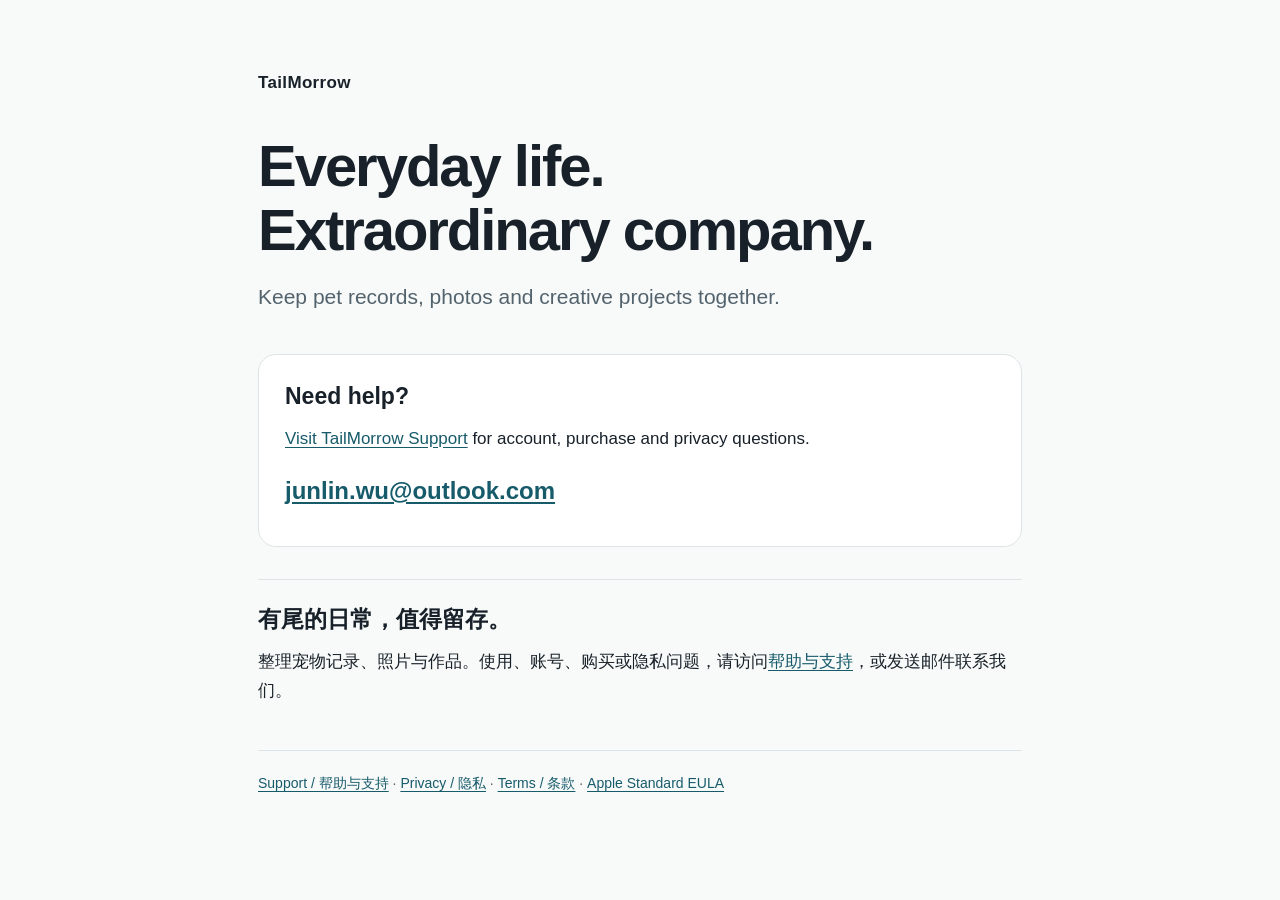
<file: index.html>
<!doctype html>
<html lang="en">
<head>
<meta charset="utf-8">
<meta name="viewport" content="width=device-width, initial-scale=1">
<title>TailMorrow · Everyday life with your pet</title>
<meta name="description" content="TailMorrow brings pet records, photos and creative projects together. Contact support for app, account and privacy questions.">
<link rel="stylesheet" href="site.css">
</head>
<body>
<main>
<p class="brand">TailMorrow</p>
<h1>Everyday life.<br>Extraordinary company.</h1>
<p class="lead">Keep pet records, photos and creative projects together.</p>
<section class="contact">
<h2>Need help?</h2>
<p><a href="support/">Visit TailMorrow Support</a> for account, purchase and privacy questions.</p>
<a class="email" href="mailto:junlin.wu@outlook.com">junlin.wu@outlook.com</a>
</section>
<section lang="zh-Hans">
<h2>有尾的日常，值得留存。</h2>
<p>整理宠物记录、照片与作品。使用、账号、购买或隐私问题，请访问<a href="support/">帮助与支持</a>，或发送邮件联系我们。</p>
</section>
<footer><a href="support/">Support / 帮助与支持</a><span> · </span><a href="privacy/">Privacy / 隐私</a><span> · </span><a href="terms/">Terms / 条款</a><span> · </span><a href="https://www.apple.com/legal/internet-services/itunes/dev/stdeula/">Apple Standard EULA</a></footer>
</main>
</body>
</html>
</file>
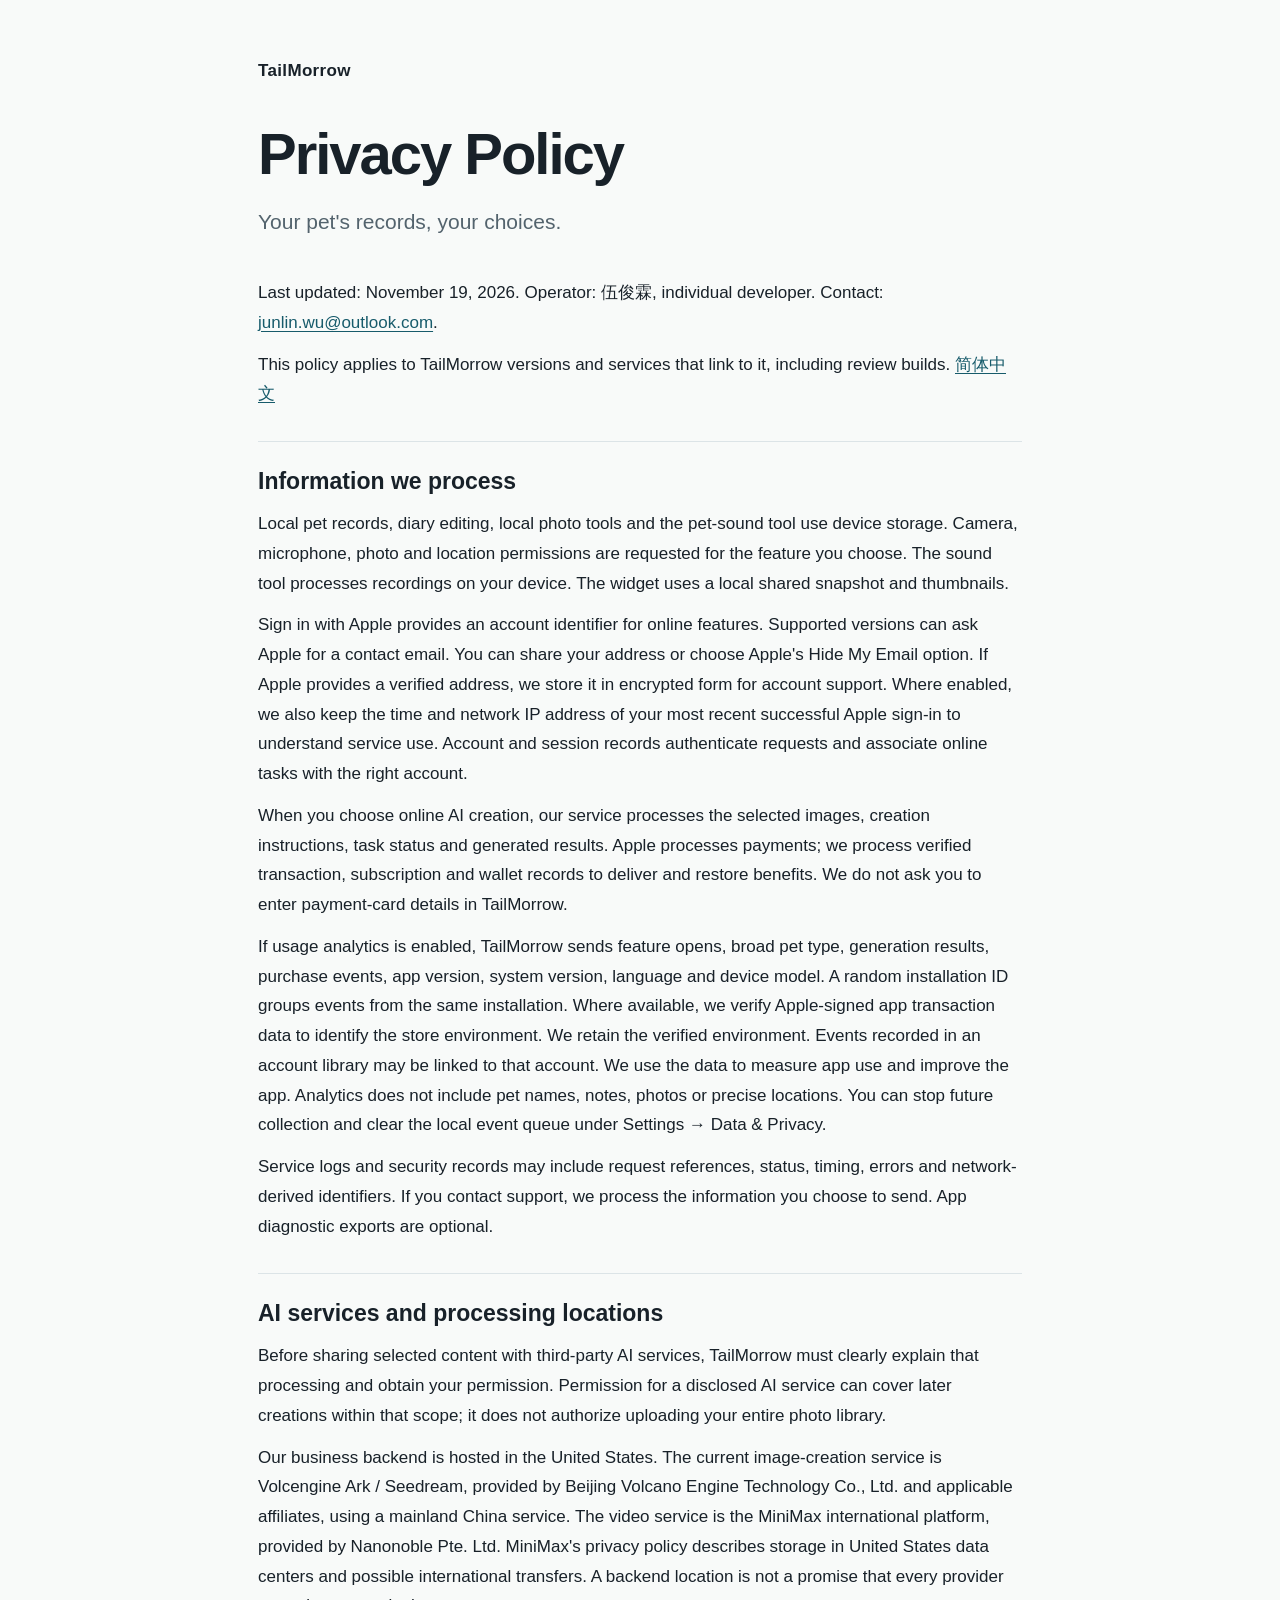
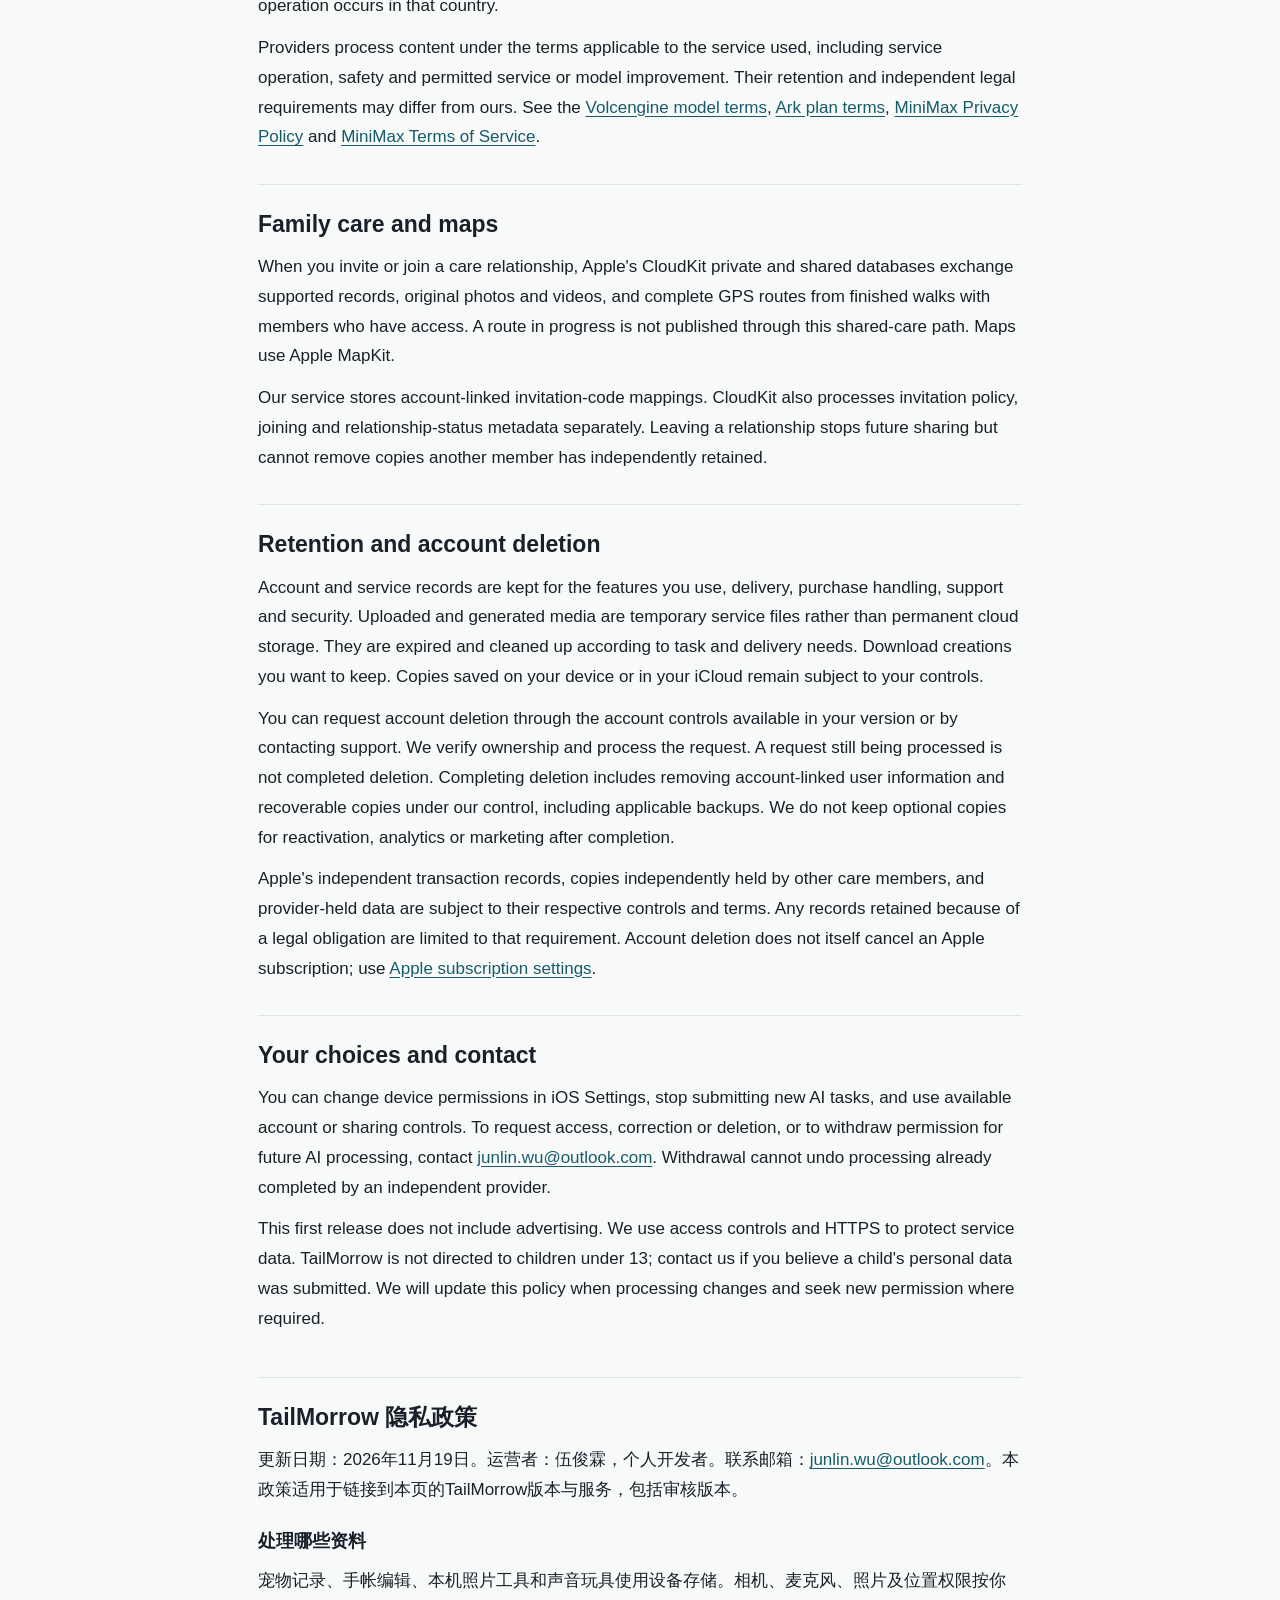
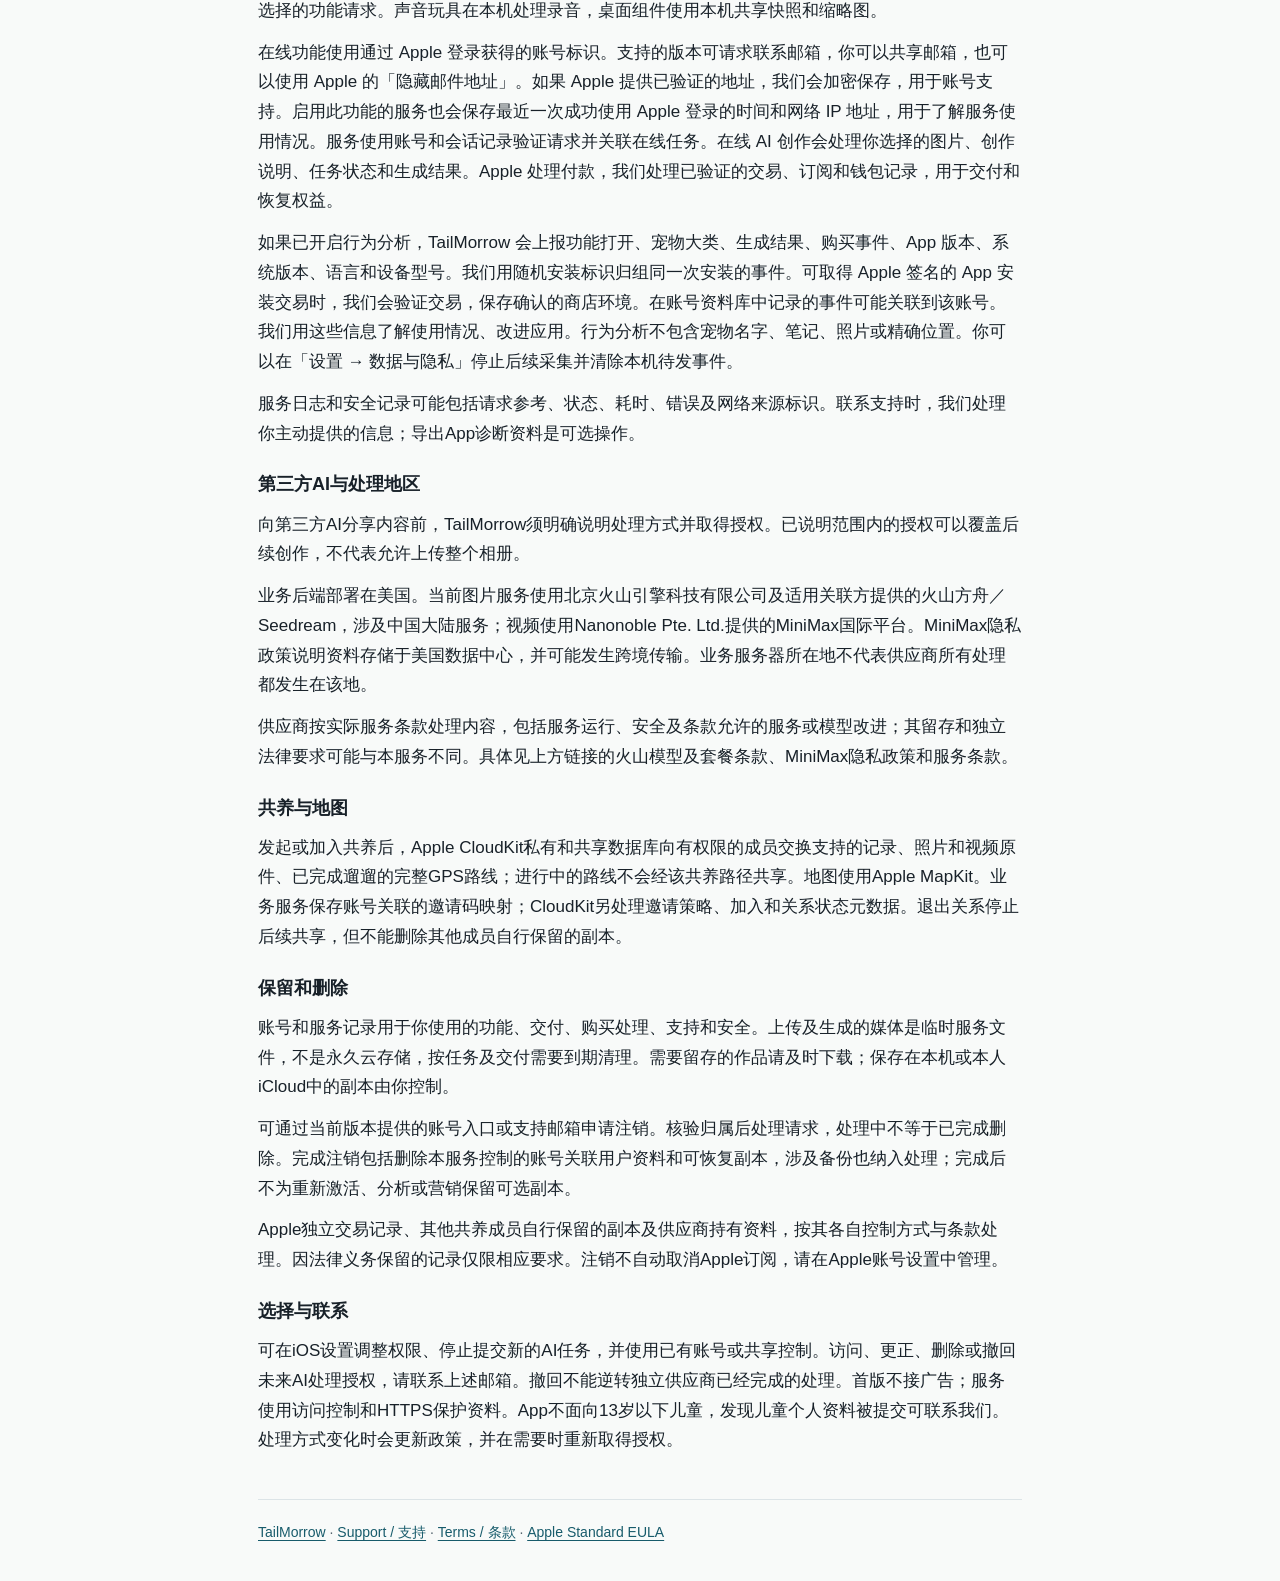
<file: privacy/index.html>
<!doctype html>
<html lang="en">
<head>
<meta charset="utf-8">
<meta name="viewport" content="width=device-width, initial-scale=1">
<meta name="description" content="How TailMorrow handles account information, AI creations, purchases, shared care and privacy requests.">
<title>TailMorrow Privacy Policy · 隐私政策</title>
<link rel="stylesheet" href="../site.css">
</head>
<body>
<main>
<a class="brand" href="../">TailMorrow</a>
<h1>Privacy Policy</h1>
<p class="lead">Your pet's records, your choices.</p>
<p>Last updated: November 19, 2026. Operator: 伍俊霖, individual developer. Contact: <a href="mailto:junlin.wu@outlook.com">junlin.wu@outlook.com</a>.</p>
<p>This policy applies to TailMorrow versions and services that link to it, including review builds. <a href="#zh">简体中文</a></p>
<section>
<h2>Information we process</h2>
<p>Local pet records, diary editing, local photo tools and the pet-sound tool use device storage. Camera, microphone, photo and location permissions are requested for the feature you choose. The sound tool processes recordings on your device. The widget uses a local shared snapshot and thumbnails.</p>
<p>Sign in with Apple provides an account identifier for online features. Supported versions can ask Apple for a contact email. You can share your address or choose Apple's Hide My Email option. If Apple provides a verified address, we store it in encrypted form for account support. Where enabled, we also keep the time and network IP address of your most recent successful Apple sign-in to understand service use. Account and session records authenticate requests and associate online tasks with the right account.</p>
<p>When you choose online AI creation, our service processes the selected images, creation instructions, task status and generated results. Apple processes payments; we process verified transaction, subscription and wallet records to deliver and restore benefits. We do not ask you to enter payment-card details in TailMorrow.</p>
<p>If usage analytics is enabled, TailMorrow sends feature opens, broad pet type, generation results, purchase events, app version, system version, language and device model. A random installation ID groups events from the same installation. Where available, we verify Apple-signed app transaction data to identify the store environment. We retain the verified environment. Events recorded in an account library may be linked to that account. We use the data to measure app use and improve the app. Analytics does not include pet names, notes, photos or precise locations. You can stop future collection and clear the local event queue under Settings → Data &amp; Privacy.</p>
<p>Service logs and security records may include request references, status, timing, errors and network-derived identifiers. If you contact support, we process the information you choose to send. App diagnostic exports are optional.</p>
</section>
<section>
<h2>AI services and processing locations</h2>
<p>Before sharing selected content with third-party AI services, TailMorrow must clearly explain that processing and obtain your permission. Permission for a disclosed AI service can cover later creations within that scope; it does not authorize uploading your entire photo library.</p>
<p>Our business backend is hosted in the United States. The current image-creation service is Volcengine Ark / Seedream, provided by Beijing Volcano Engine Technology Co., Ltd. and applicable affiliates, using a mainland China service. The video service is the MiniMax international platform, provided by Nanonoble Pte. Ltd. MiniMax's privacy policy describes storage in United States data centers and possible international transfers. A backend location is not a promise that every provider operation occurs in that country.</p>
<p>Providers process content under the terms applicable to the service used, including service operation, safety and permitted service or model improvement. Their retention and independent legal requirements may differ from ours. See the <a href="https://docs.volcengine.com/docs/ark/doubao-model-service-agreement?lang=zh">Volcengine model terms</a>, <a href="https://docs.volcengine.com/docs/ark/subscription-package-service-terms-conditions?lang=zh">Ark plan terms</a>, <a href="https://platform.minimax.io/protocol/privacy-policy">MiniMax Privacy Policy</a> and <a href="https://platform.minimax.io/protocol/terms-of-service">MiniMax Terms of Service</a>.</p>
</section>
<section>
<h2>Family care and maps</h2>
<p>When you invite or join a care relationship, Apple's CloudKit private and shared databases exchange supported records, original photos and videos, and complete GPS routes from finished walks with members who have access. A route in progress is not published through this shared-care path. Maps use Apple MapKit.</p>
<p>Our service stores account-linked invitation-code mappings. CloudKit also processes invitation policy, joining and relationship-status metadata separately. Leaving a relationship stops future sharing but cannot remove copies another member has independently retained.</p>
</section>
<section>
<h2>Retention and account deletion</h2>
<p>Account and service records are kept for the features you use, delivery, purchase handling, support and security. Uploaded and generated media are temporary service files rather than permanent cloud storage. They are expired and cleaned up according to task and delivery needs. Download creations you want to keep. Copies saved on your device or in your iCloud remain subject to your controls.</p>
<p>You can request account deletion through the account controls available in your version or by contacting support. We verify ownership and process the request. A request still being processed is not completed deletion. Completing deletion includes removing account-linked user information and recoverable copies under our control, including applicable backups. We do not keep optional copies for reactivation, analytics or marketing after completion.</p>
<p>Apple's independent transaction records, copies independently held by other care members, and provider-held data are subject to their respective controls and terms. Any records retained because of a legal obligation are limited to that requirement. Account deletion does not itself cancel an Apple subscription; use <a href="https://apps.apple.com/account/subscriptions/">Apple subscription settings</a>.</p>
</section>
<section id="choices">
<h2>Your choices and contact</h2>
<p>You can change device permissions in iOS Settings, stop submitting new AI tasks, and use available account or sharing controls. To request access, correction or deletion, or to withdraw permission for future AI processing, contact <a href="mailto:junlin.wu@outlook.com">junlin.wu@outlook.com</a>. Withdrawal cannot undo processing already completed by an independent provider.</p>
<p>This first release does not include advertising. We use access controls and HTTPS to protect service data. TailMorrow is not directed to children under 13; contact us if you believe a child's personal data was submitted. We will update this policy when processing changes and seek new permission where required.</p>
</section>
<section lang="zh-Hans" class="translation" id="zh">
<h2>TailMorrow 隐私政策</h2>
<p>更新日期：2026年11月19日。运营者：伍俊霖，个人开发者。联系邮箱：<a href="mailto:junlin.wu@outlook.com">junlin.wu@outlook.com</a>。本政策适用于链接到本页的TailMorrow版本与服务，包括审核版本。</p>
<h3>处理哪些资料</h3>
<p>宠物记录、手帐编辑、本机照片工具和声音玩具使用设备存储。相机、麦克风、照片及位置权限按你选择的功能请求。声音玩具在本机处理录音，桌面组件使用本机共享快照和缩略图。</p>
<p>在线功能使用通过 Apple 登录获得的账号标识。支持的版本可请求联系邮箱，你可以共享邮箱，也可以使用 Apple 的「隐藏邮件地址」。如果 Apple 提供已验证的地址，我们会加密保存，用于账号支持。启用此功能的服务也会保存最近一次成功使用 Apple 登录的时间和网络 IP 地址，用于了解服务使用情况。服务使用账号和会话记录验证请求并关联在线任务。在线 AI 创作会处理你选择的图片、创作说明、任务状态和生成结果。Apple 处理付款，我们处理已验证的交易、订阅和钱包记录，用于交付和恢复权益。</p>
<p>如果已开启行为分析，TailMorrow 会上报功能打开、宠物大类、生成结果、购买事件、App 版本、系统版本、语言和设备型号。我们用随机安装标识归组同一次安装的事件。可取得 Apple 签名的 App 安装交易时，我们会验证交易，保存确认的商店环境。在账号资料库中记录的事件可能关联到该账号。我们用这些信息了解使用情况、改进应用。行为分析不包含宠物名字、笔记、照片或精确位置。你可以在「设置 → 数据与隐私」停止后续采集并清除本机待发事件。</p>
<p>服务日志和安全记录可能包括请求参考、状态、耗时、错误及网络来源标识。联系支持时，我们处理你主动提供的信息；导出App诊断资料是可选操作。</p>
<h3>第三方AI与处理地区</h3>
<p>向第三方AI分享内容前，TailMorrow须明确说明处理方式并取得授权。已说明范围内的授权可以覆盖后续创作，不代表允许上传整个相册。</p>
<p>业务后端部署在美国。当前图片服务使用北京火山引擎科技有限公司及适用关联方提供的火山方舟／Seedream，涉及中国大陆服务；视频使用Nanonoble Pte. Ltd.提供的MiniMax国际平台。MiniMax隐私政策说明资料存储于美国数据中心，并可能发生跨境传输。业务服务器所在地不代表供应商所有处理都发生在该地。</p>
<p>供应商按实际服务条款处理内容，包括服务运行、安全及条款允许的服务或模型改进；其留存和独立法律要求可能与本服务不同。具体见上方链接的火山模型及套餐条款、MiniMax隐私政策和服务条款。</p>
<h3>共养与地图</h3>
<p>发起或加入共养后，Apple CloudKit私有和共享数据库向有权限的成员交换支持的记录、照片和视频原件、已完成遛遛的完整GPS路线；进行中的路线不会经该共养路径共享。地图使用Apple MapKit。业务服务保存账号关联的邀请码映射；CloudKit另处理邀请策略、加入和关系状态元数据。退出关系停止后续共享，但不能删除其他成员自行保留的副本。</p>
<h3>保留和删除</h3>
<p>账号和服务记录用于你使用的功能、交付、购买处理、支持和安全。上传及生成的媒体是临时服务文件，不是永久云存储，按任务及交付需要到期清理。需要留存的作品请及时下载；保存在本机或本人iCloud中的副本由你控制。</p>
<p>可通过当前版本提供的账号入口或支持邮箱申请注销。核验归属后处理请求，处理中不等于已完成删除。完成注销包括删除本服务控制的账号关联用户资料和可恢复副本，涉及备份也纳入处理；完成后不为重新激活、分析或营销保留可选副本。</p>
<p>Apple独立交易记录、其他共养成员自行保留的副本及供应商持有资料，按其各自控制方式与条款处理。因法律义务保留的记录仅限相应要求。注销不自动取消Apple订阅，请在Apple账号设置中管理。</p>
<h3>选择与联系</h3>
<p>可在iOS设置调整权限、停止提交新的AI任务，并使用已有账号或共享控制。访问、更正、删除或撤回未来AI处理授权，请联系上述邮箱。撤回不能逆转独立供应商已经完成的处理。首版不接广告；服务使用访问控制和HTTPS保护资料。App不面向13岁以下儿童，发现儿童个人资料被提交可联系我们。处理方式变化时会更新政策，并在需要时重新取得授权。</p>
</section>
<footer><a href="../">TailMorrow</a> · <a href="../support/">Support / 支持</a> · <a href="../terms/">Terms / 条款</a> · <a href="https://www.apple.com/legal/internet-services/itunes/dev/stdeula/">Apple Standard EULA</a></footer>
</main>
</body>
</html>
</file>
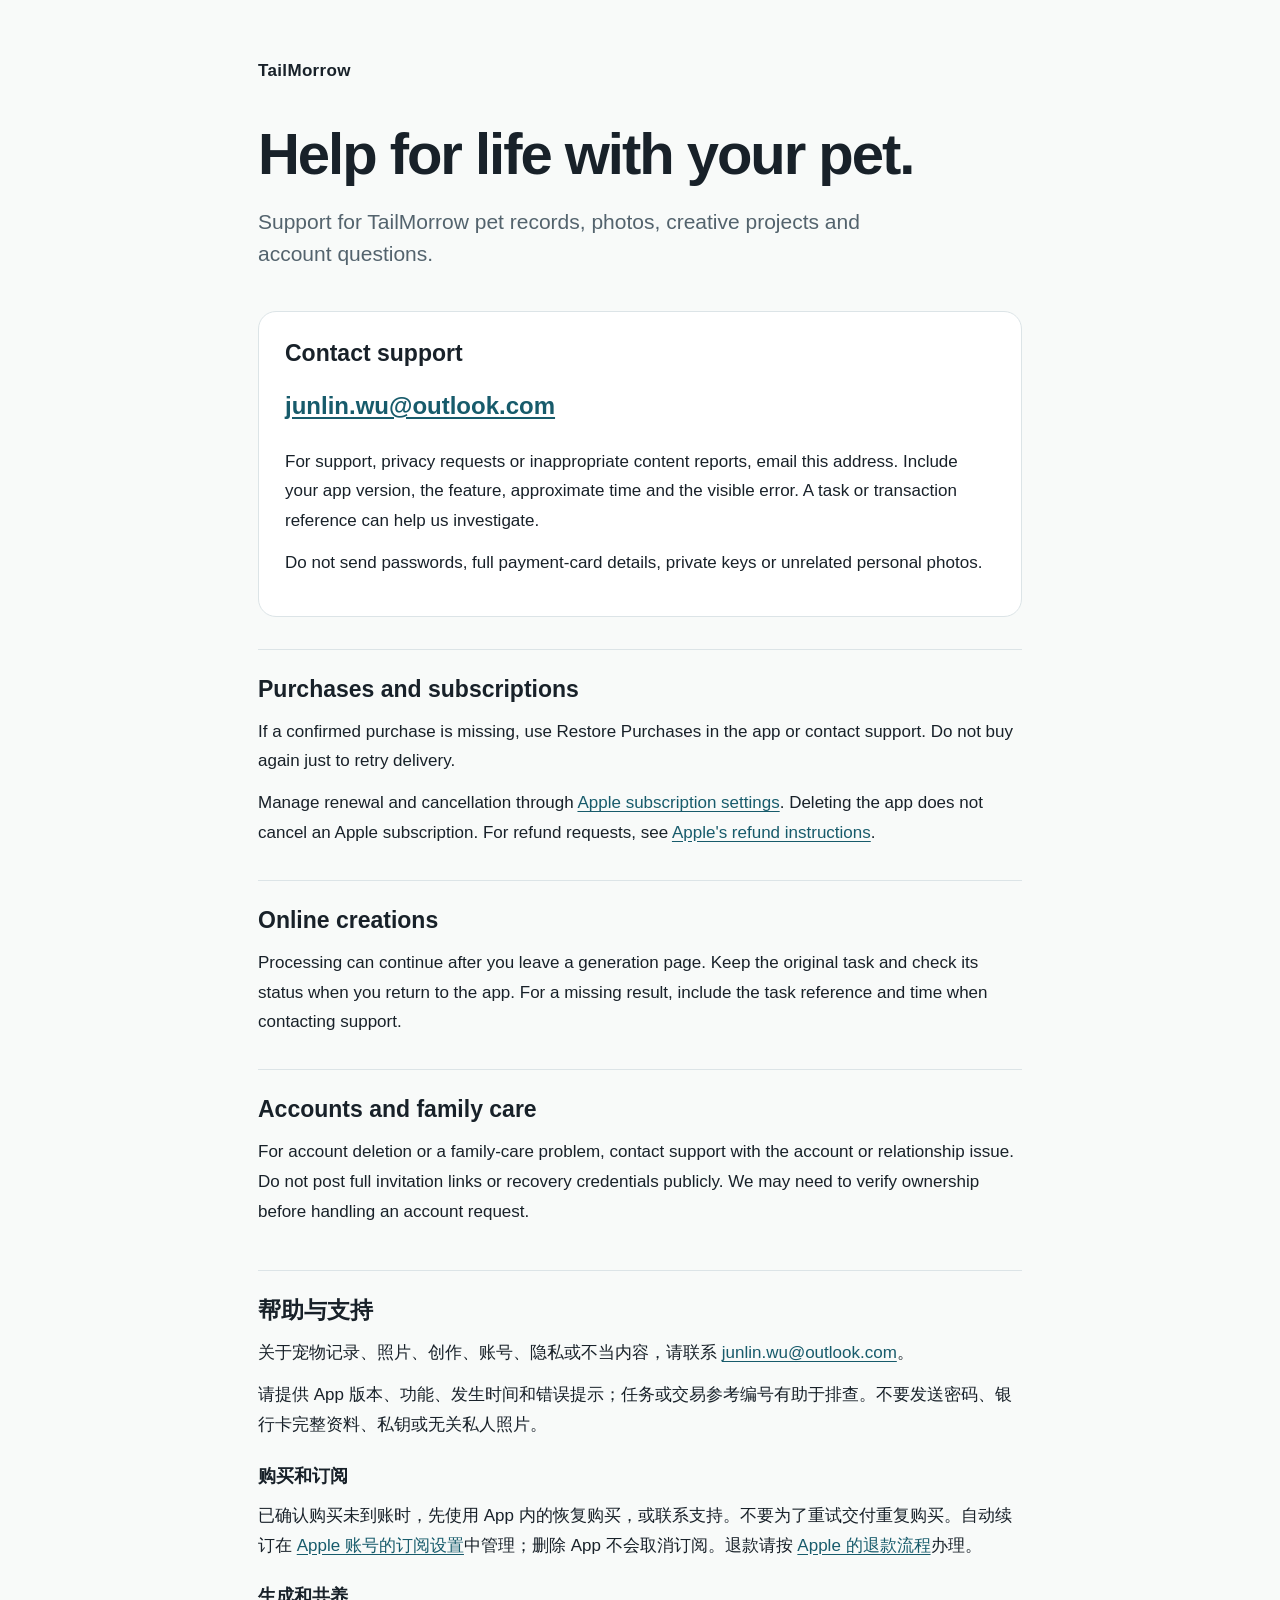
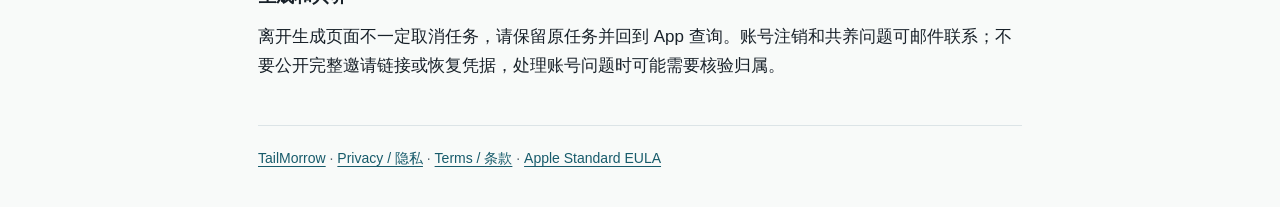
<file: support/index.html>
<!doctype html>
<html lang="en">
<head>
<meta charset="utf-8">
<meta name="viewport" content="width=device-width, initial-scale=1">
<meta name="robots" content="index,follow">
<title>TailMorrow Support · 帮助与支持</title>
<link rel="stylesheet" href="../site.css">
</head>
<body>
<main>
<a class="brand" href="../">TailMorrow</a>
<h1>Help for life with your pet.</h1>
<p class="lead">Support for TailMorrow pet records, photos, creative projects and account questions.</p>
<section class="contact" aria-labelledby="contact-title">
<h2 id="contact-title">Contact support</h2>
<a class="email" href="mailto:junlin.wu@outlook.com">junlin.wu@outlook.com</a>
<p>For support, privacy requests or inappropriate content reports, email this address. Include your app version, the feature, approximate time and the visible error. A task or transaction reference can help us investigate.</p>
<p>Do not send passwords, full payment-card details, private keys or unrelated personal photos.</p>
</section>
<section>
<h2>Purchases and subscriptions</h2>
<p>If a confirmed purchase is missing, use Restore Purchases in the app or contact support. Do not buy again just to retry delivery.</p>
<p>Manage renewal and cancellation through <a href="https://apps.apple.com/account/subscriptions/">Apple subscription settings</a>. Deleting the app does not cancel an Apple subscription. For refund requests, see <a href="https://support.apple.com/118223">Apple's refund instructions</a>.</p>
</section>
<section>
<h2>Online creations</h2>
<p>Processing can continue after you leave a generation page. Keep the original task and check its status when you return to the app. For a missing result, include the task reference and time when contacting support.</p>
</section>
<section>
<h2>Accounts and family care</h2>
<p>For account deletion or a family-care problem, contact support with the account or relationship issue. Do not post full invitation links or recovery credentials publicly. We may need to verify ownership before handling an account request.</p>
</section>
<section lang="zh-Hans" class="translation">
<h2>帮助与支持</h2>
<p>关于宠物记录、照片、创作、账号、隐私或不当内容，请联系 <a href="mailto:junlin.wu@outlook.com">junlin.wu@outlook.com</a>。</p>
<p>请提供 App 版本、功能、发生时间和错误提示；任务或交易参考编号有助于排查。不要发送密码、银行卡完整资料、私钥或无关私人照片。</p>
<h3>购买和订阅</h3>
<p>已确认购买未到账时，先使用 App 内的恢复购买，或联系支持。不要为了重试交付重复购买。自动续订在 <a href="https://apps.apple.com/account/subscriptions/">Apple 账号的订阅设置</a>中管理；删除 App 不会取消订阅。退款请按 <a href="https://support.apple.com/118223">Apple 的退款流程</a>办理。</p>
<h3>生成和共养</h3>
<p>离开生成页面不一定取消任务，请保留原任务并回到 App 查询。账号注销和共养问题可邮件联系；不要公开完整邀请链接或恢复凭据，处理账号问题时可能需要核验归属。</p>
</section>
<footer><a href="../">TailMorrow</a><span> · </span><a href="../privacy/">Privacy / 隐私</a><span> · </span><a href="../terms/">Terms / 条款</a><span> · </span><a href="https://www.apple.com/legal/internet-services/itunes/dev/stdeula/">Apple Standard EULA</a></footer>
</main>
</body>
</html>
</file>
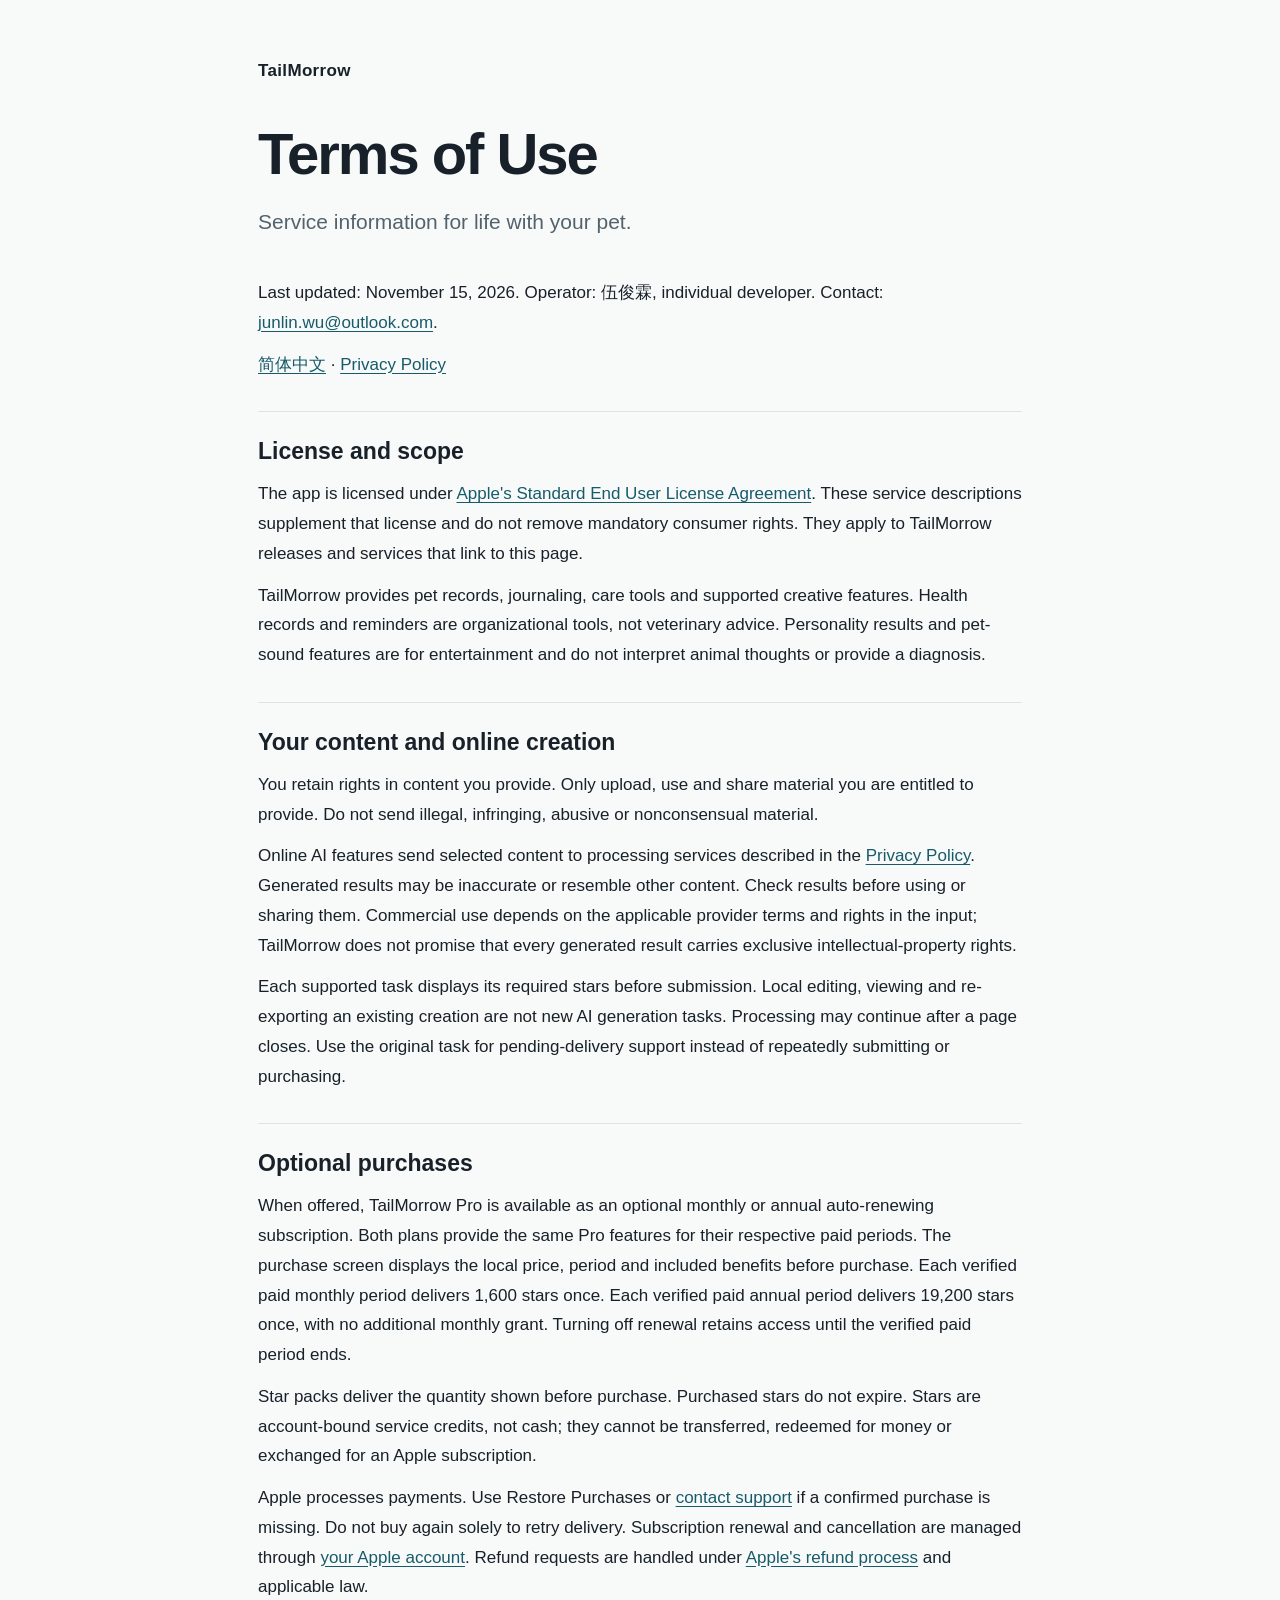
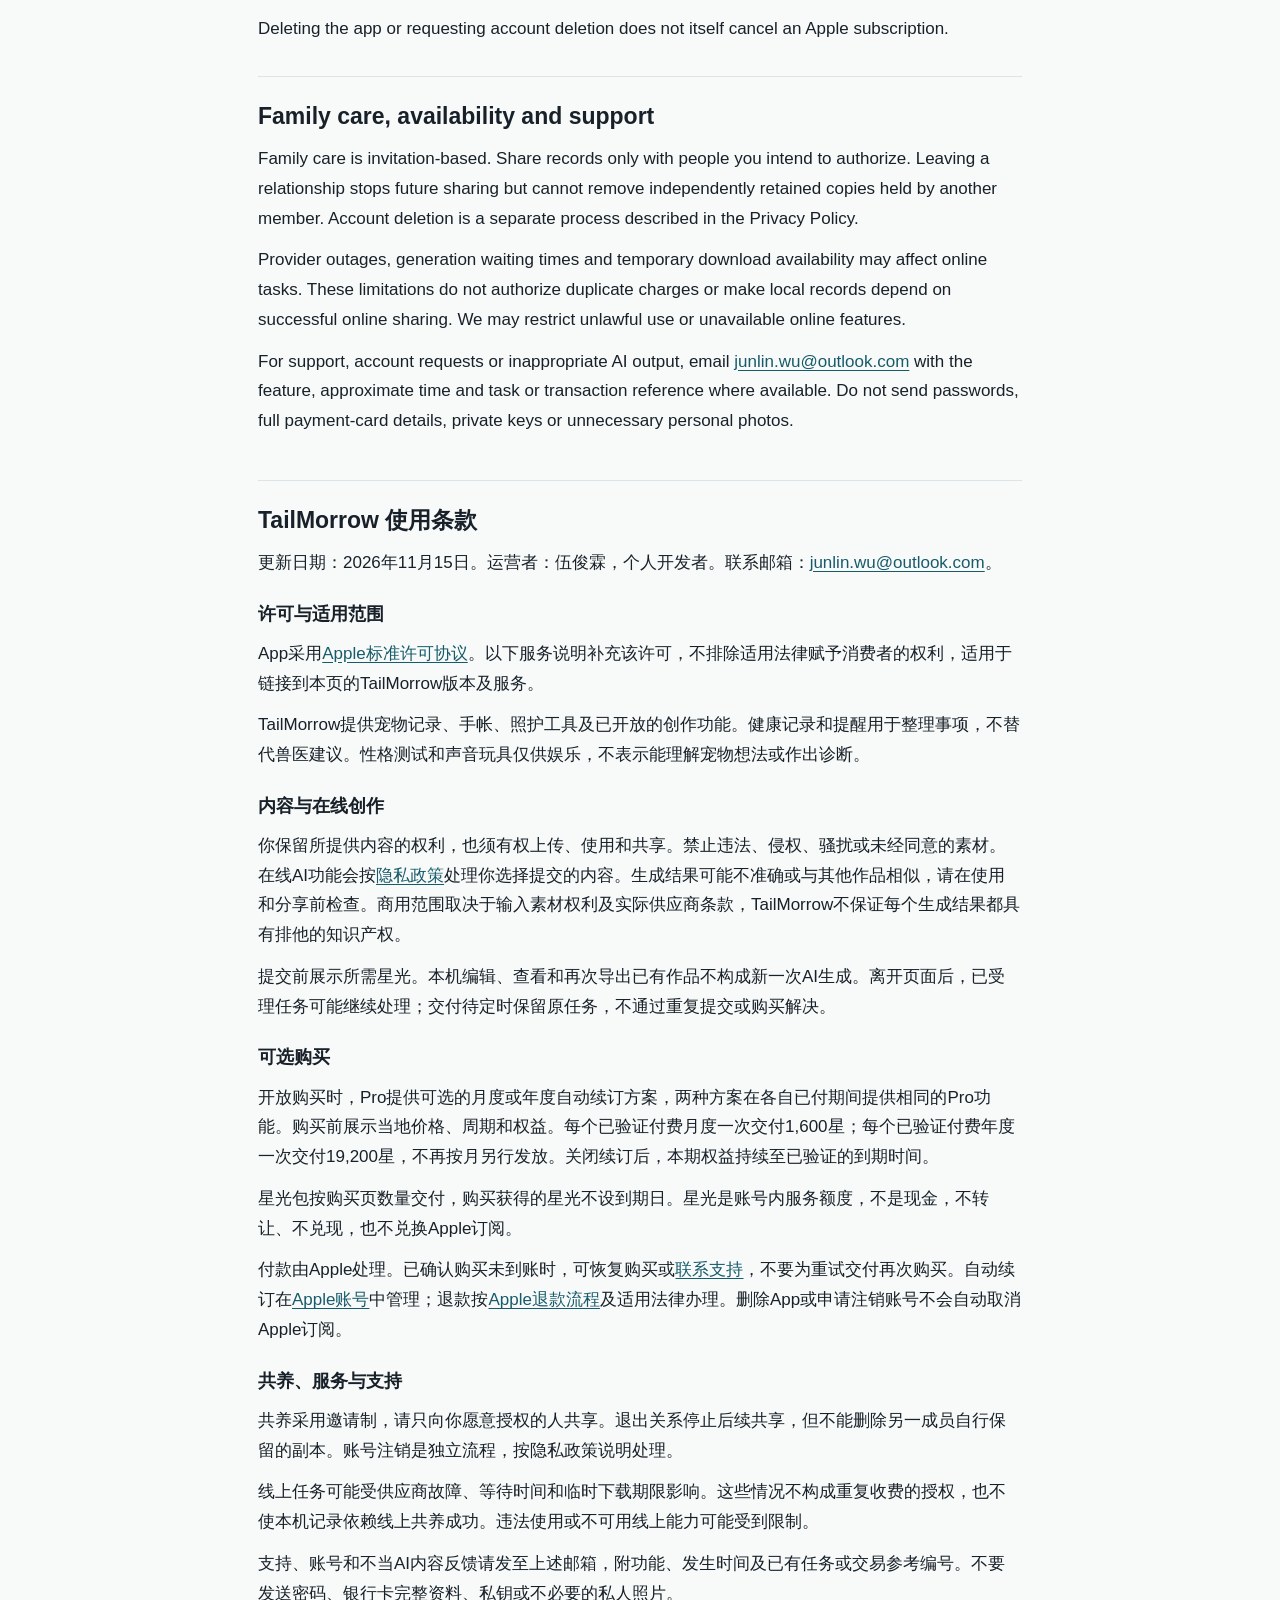
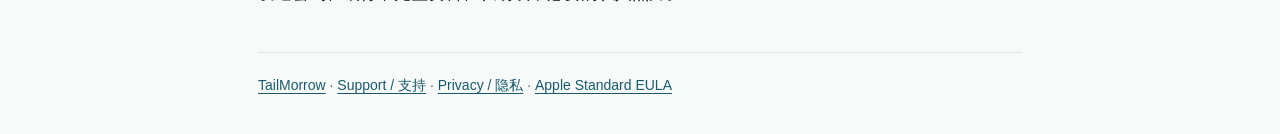
<file: terms/index.html>
<!doctype html>
<html lang="en">
<head>
<meta charset="utf-8">
<meta name="viewport" content="width=device-width, initial-scale=1">
<meta name="description" content="TailMorrow service terms for pet records, AI creation, purchases and support.">
<title>TailMorrow Terms of Use · 使用条款</title>
<link rel="stylesheet" href="../site.css">
</head>
<body>
<main>
<a class="brand" href="../">TailMorrow</a>
<h1>Terms of Use</h1>
<p class="lead">Service information for life with your pet.</p>
<p>Last updated: November 15, 2026. Operator: 伍俊霖, individual developer. Contact: <a href="mailto:junlin.wu@outlook.com">junlin.wu@outlook.com</a>.</p>
<p><a href="#zh">简体中文</a> · <a href="../privacy/">Privacy Policy</a></p>
<section>
<h2>License and scope</h2>
<p>The app is licensed under <a href="https://www.apple.com/legal/internet-services/itunes/dev/stdeula/">Apple's Standard End User License Agreement</a>. These service descriptions supplement that license and do not remove mandatory consumer rights. They apply to TailMorrow releases and services that link to this page.</p>
<p>TailMorrow provides pet records, journaling, care tools and supported creative features. Health records and reminders are organizational tools, not veterinary advice. Personality results and pet-sound features are for entertainment and do not interpret animal thoughts or provide a diagnosis.</p>
</section>
<section>
<h2>Your content and online creation</h2>
<p>You retain rights in content you provide. Only upload, use and share material you are entitled to provide. Do not send illegal, infringing, abusive or nonconsensual material.</p>
<p>Online AI features send selected content to processing services described in the <a href="../privacy/">Privacy Policy</a>. Generated results may be inaccurate or resemble other content. Check results before using or sharing them. Commercial use depends on the applicable provider terms and rights in the input; TailMorrow does not promise that every generated result carries exclusive intellectual-property rights.</p>
<p>Each supported task displays its required stars before submission. Local editing, viewing and re-exporting an existing creation are not new AI generation tasks. Processing may continue after a page closes. Use the original task for pending-delivery support instead of repeatedly submitting or purchasing.</p>
</section>
<section>
<h2>Optional purchases</h2>
<p>When offered, TailMorrow Pro is available as an optional monthly or annual auto-renewing subscription. Both plans provide the same Pro features for their respective paid periods. The purchase screen displays the local price, period and included benefits before purchase. Each verified paid monthly period delivers 1,600 stars once. Each verified paid annual period delivers 19,200 stars once, with no additional monthly grant. Turning off renewal retains access until the verified paid period ends.</p>
<p>Star packs deliver the quantity shown before purchase. Purchased stars do not expire. Stars are account-bound service credits, not cash; they cannot be transferred, redeemed for money or exchanged for an Apple subscription.</p>
<p>Apple processes payments. Use Restore Purchases or <a href="../support/">contact support</a> if a confirmed purchase is missing. Do not buy again solely to retry delivery. Subscription renewal and cancellation are managed through <a href="https://apps.apple.com/account/subscriptions/">your Apple account</a>. Refund requests are handled under <a href="https://support.apple.com/118223">Apple's refund process</a> and applicable law.</p>
<p>Deleting the app or requesting account deletion does not itself cancel an Apple subscription.</p>
</section>
<section>
<h2>Family care, availability and support</h2>
<p>Family care is invitation-based. Share records only with people you intend to authorize. Leaving a relationship stops future sharing but cannot remove independently retained copies held by another member. Account deletion is a separate process described in the Privacy Policy.</p>
<p>Provider outages, generation waiting times and temporary download availability may affect online tasks. These limitations do not authorize duplicate charges or make local records depend on successful online sharing. We may restrict unlawful use or unavailable online features.</p>
<p>For support, account requests or inappropriate AI output, email <a href="mailto:junlin.wu@outlook.com">junlin.wu@outlook.com</a> with the feature, approximate time and task or transaction reference where available. Do not send passwords, full payment-card details, private keys or unnecessary personal photos.</p>
</section>
<section lang="zh-Hans" class="translation" id="zh">
<h2>TailMorrow 使用条款</h2>
<p>更新日期：2026年11月15日。运营者：伍俊霖，个人开发者。联系邮箱：<a href="mailto:junlin.wu@outlook.com">junlin.wu@outlook.com</a>。</p>
<h3>许可与适用范围</h3>
<p>App采用<a href="https://www.apple.com/legal/internet-services/itunes/dev/stdeula/">Apple标准许可协议</a>。以下服务说明补充该许可，不排除适用法律赋予消费者的权利，适用于链接到本页的TailMorrow版本及服务。</p>
<p>TailMorrow提供宠物记录、手帐、照护工具及已开放的创作功能。健康记录和提醒用于整理事项，不替代兽医建议。性格测试和声音玩具仅供娱乐，不表示能理解宠物想法或作出诊断。</p>
<h3>内容与在线创作</h3>
<p>你保留所提供内容的权利，也须有权上传、使用和共享。禁止违法、侵权、骚扰或未经同意的素材。在线AI功能会按<a href="../privacy/">隐私政策</a>处理你选择提交的内容。生成结果可能不准确或与其他作品相似，请在使用和分享前检查。商用范围取决于输入素材权利及实际供应商条款，TailMorrow不保证每个生成结果都具有排他的知识产权。</p>
<p>提交前展示所需星光。本机编辑、查看和再次导出已有作品不构成新一次AI生成。离开页面后，已受理任务可能继续处理；交付待定时保留原任务，不通过重复提交或购买解决。</p>
<h3>可选购买</h3>
<p>开放购买时，Pro提供可选的月度或年度自动续订方案，两种方案在各自已付期间提供相同的Pro功能。购买前展示当地价格、周期和权益。每个已验证付费月度一次交付1,600星；每个已验证付费年度一次交付19,200星，不再按月另行发放。关闭续订后，本期权益持续至已验证的到期时间。</p>
<p>星光包按购买页数量交付，购买获得的星光不设到期日。星光是账号内服务额度，不是现金，不转让、不兑现，也不兑换Apple订阅。</p>
<p>付款由Apple处理。已确认购买未到账时，可恢复购买或<a href="../support/">联系支持</a>，不要为重试交付再次购买。自动续订在<a href="https://apps.apple.com/account/subscriptions/">Apple账号</a>中管理；退款按<a href="https://support.apple.com/118223">Apple退款流程</a>及适用法律办理。删除App或申请注销账号不会自动取消Apple订阅。</p>
<h3>共养、服务与支持</h3>
<p>共养采用邀请制，请只向你愿意授权的人共享。退出关系停止后续共享，但不能删除另一成员自行保留的副本。账号注销是独立流程，按隐私政策说明处理。</p>
<p>线上任务可能受供应商故障、等待时间和临时下载期限影响。这些情况不构成重复收费的授权，也不使本机记录依赖线上共养成功。违法使用或不可用线上能力可能受到限制。</p>
<p>支持、账号和不当AI内容反馈请发至上述邮箱，附功能、发生时间及已有任务或交易参考编号。不要发送密码、银行卡完整资料、私钥或不必要的私人照片。</p>
</section>
<footer><a href="../">TailMorrow</a> · <a href="../support/">Support / 支持</a> · <a href="../privacy/">Privacy / 隐私</a> · <a href="https://www.apple.com/legal/internet-services/itunes/dev/stdeula/">Apple Standard EULA</a></footer>
</main>
</body>
</html>
</file>
<file: site.css>
:root{color-scheme:light;--ink:#182129;--muted:#53636d;--line:#dce4e7;--accent:#175b6b;--paper:#f8faf9}
*{box-sizing:border-box}
body{margin:0;background:var(--paper);color:var(--ink);font:17px/1.75 -apple-system,BlinkMacSystemFont,"Segoe UI","PingFang SC",sans-serif}
main{max-width:820px;margin:0 auto;padding:56px 28px 36px}
.brand{font-weight:700;letter-spacing:.02em;text-decoration:none;color:var(--ink)}
h1{font-size:clamp(34px,7vw,58px);line-height:1.1;letter-spacing:-.035em;margin:36px 0 20px}
.lead{font-size:21px;line-height:1.55;color:var(--muted);max-width:620px;margin-bottom:40px}
h2{font-size:23px;line-height:1.35;margin:0 0 12px}
h3{font-size:18px;line-height:1.4;margin:24px 0 10px}
section{margin:32px 0;padding-top:24px;border-top:1px solid var(--line)}
.contact{padding:26px;border:1px solid var(--line);border-radius:18px;background:#fff}
p{margin:12px 0}
a{color:var(--accent);text-underline-offset:3px;overflow-wrap:anywhere}
.email{display:inline-block;font-size:clamp(18px,4vw,24px);font-weight:600;margin:4px 0 8px}
.translation{margin-top:44px}
footer{margin-top:44px;border-top:1px solid var(--line);padding-top:20px;font-size:14px;color:var(--muted)}
@media(max-width:480px){main{padding:30px 20px}.contact{padding:20px}.lead{font-size:19px}}
</file>
